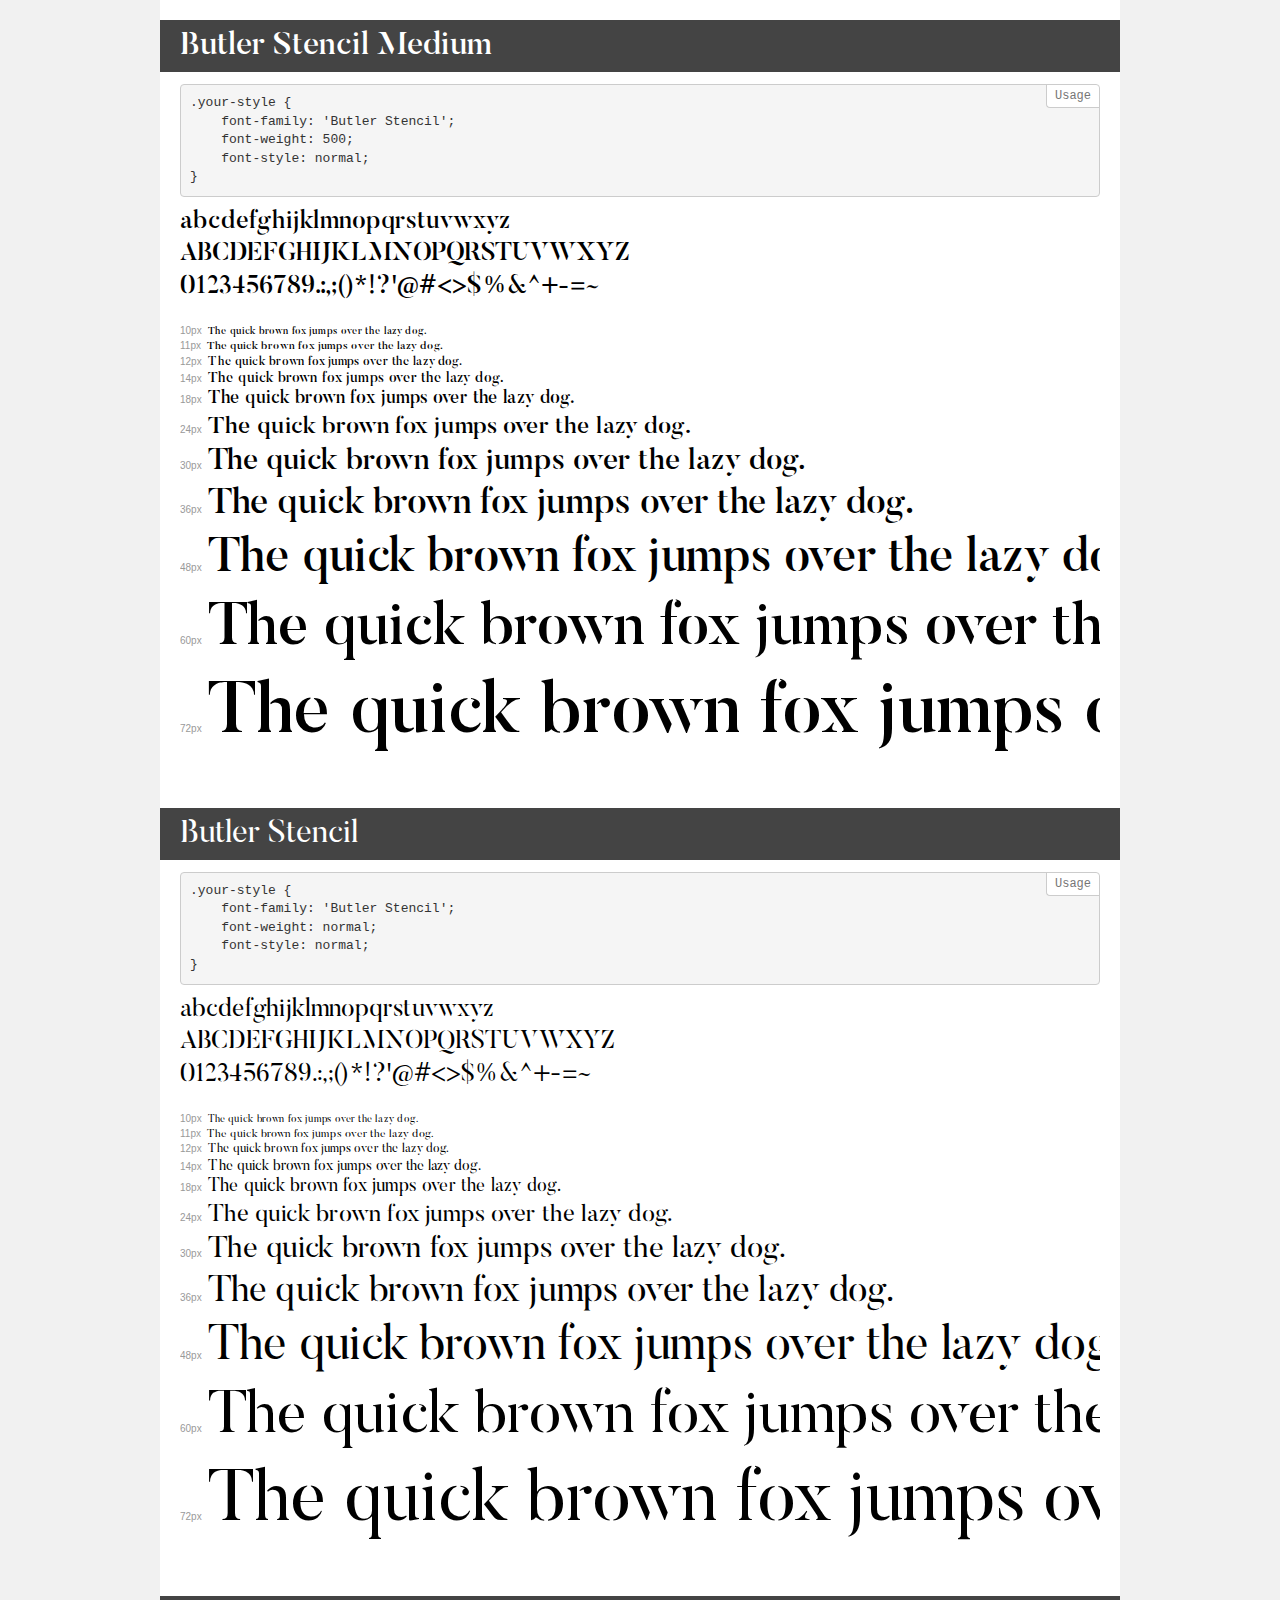
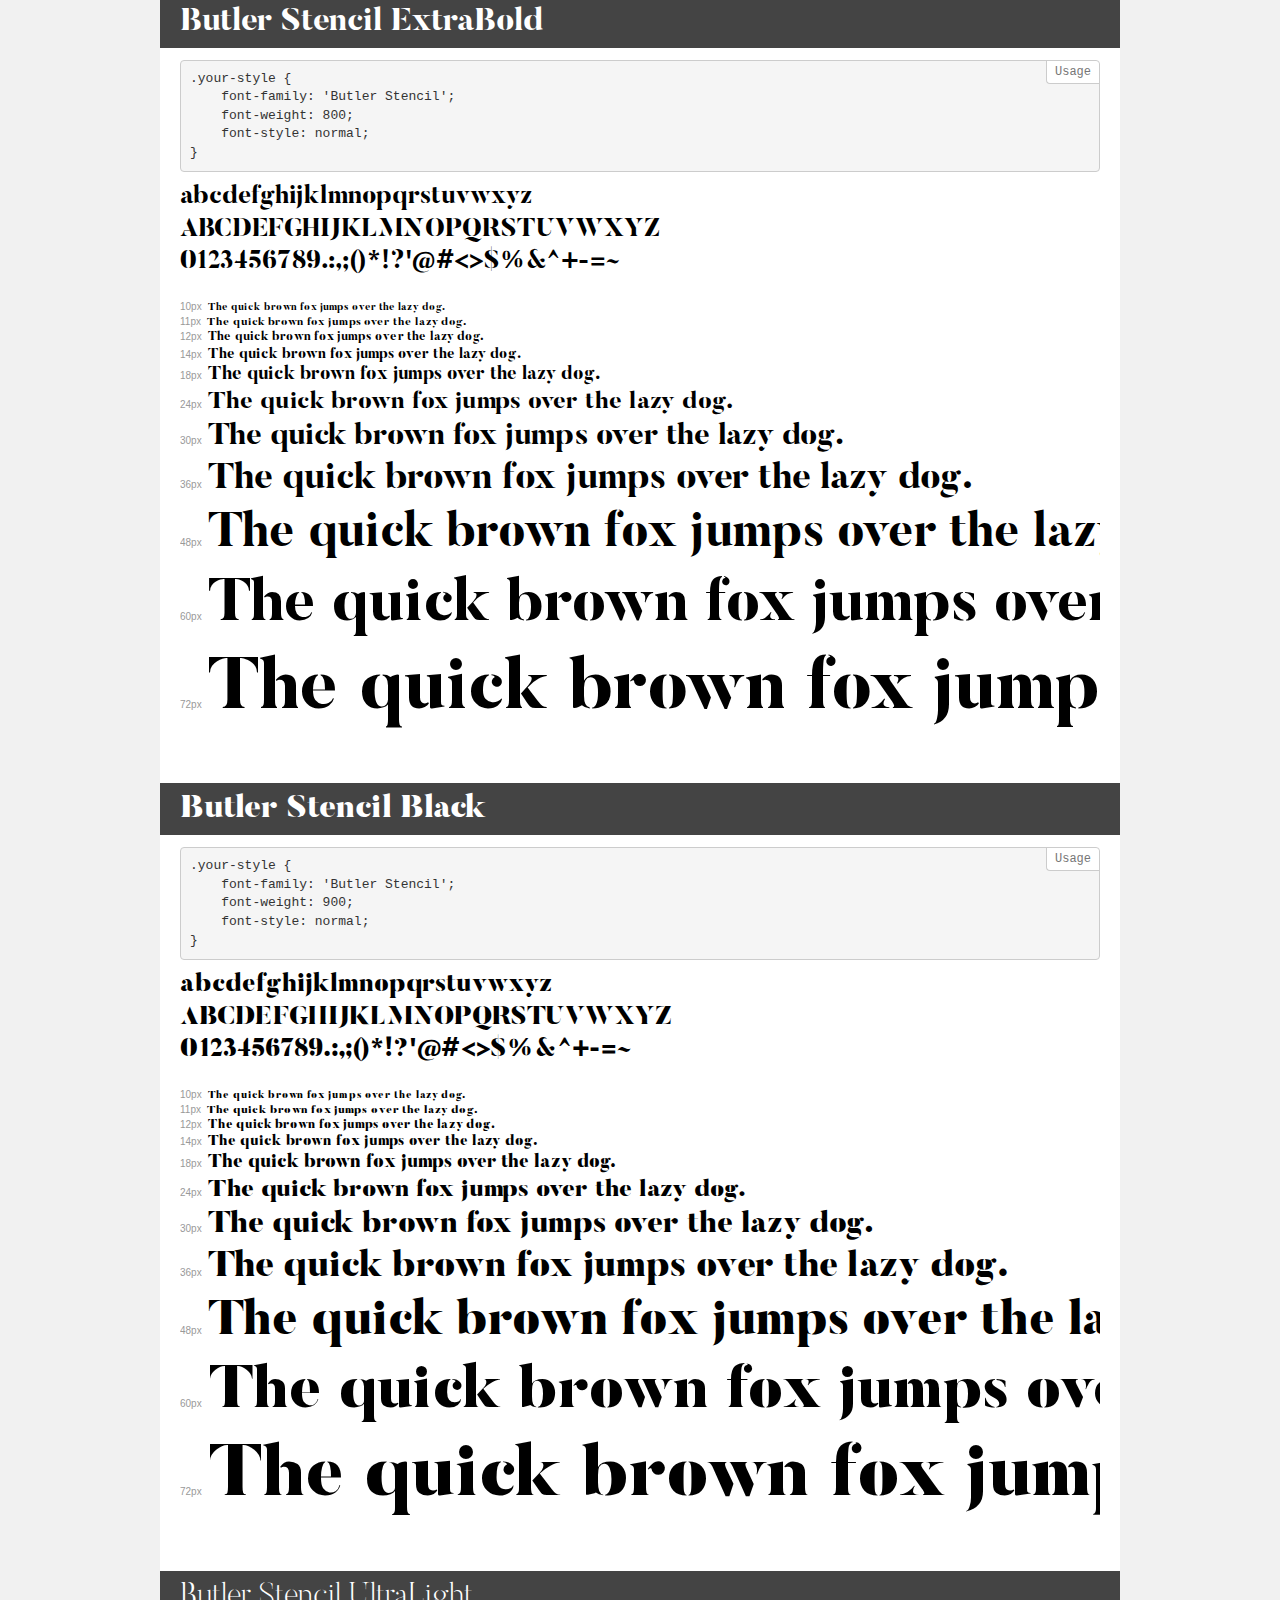
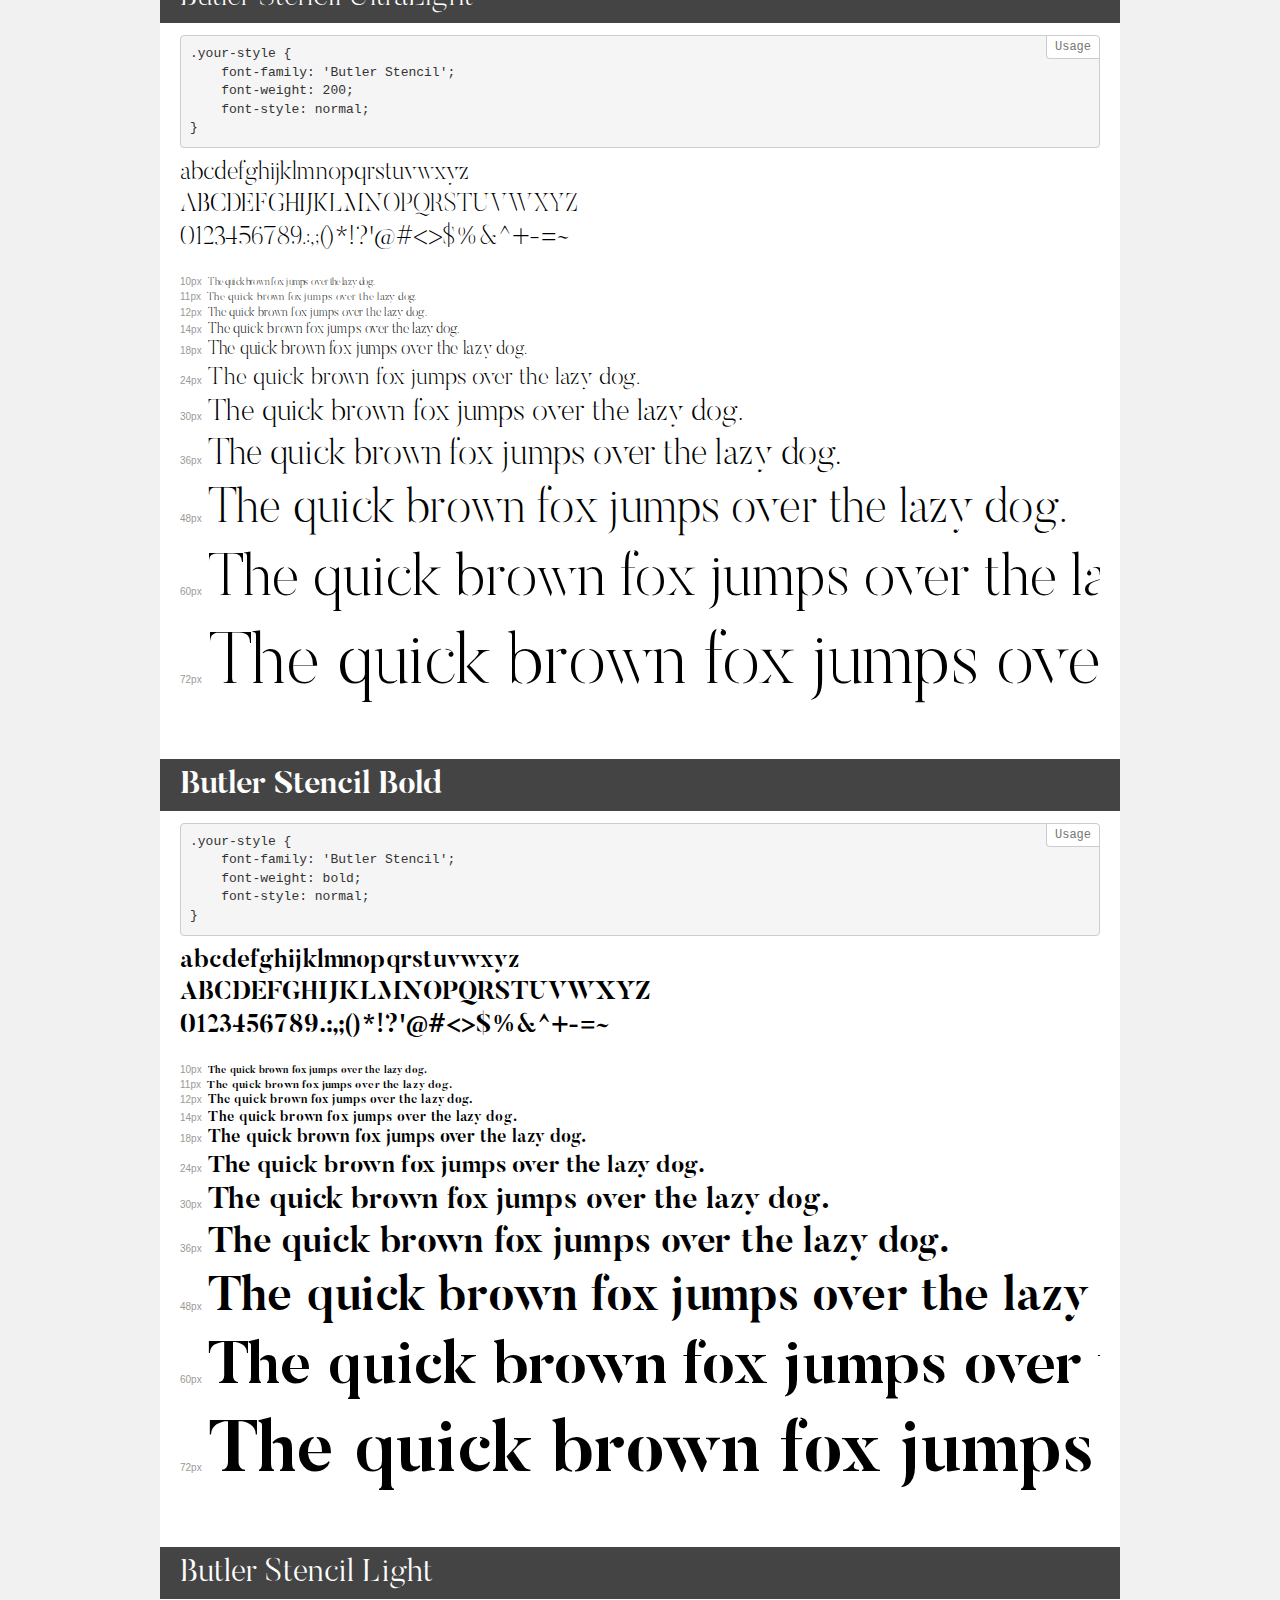
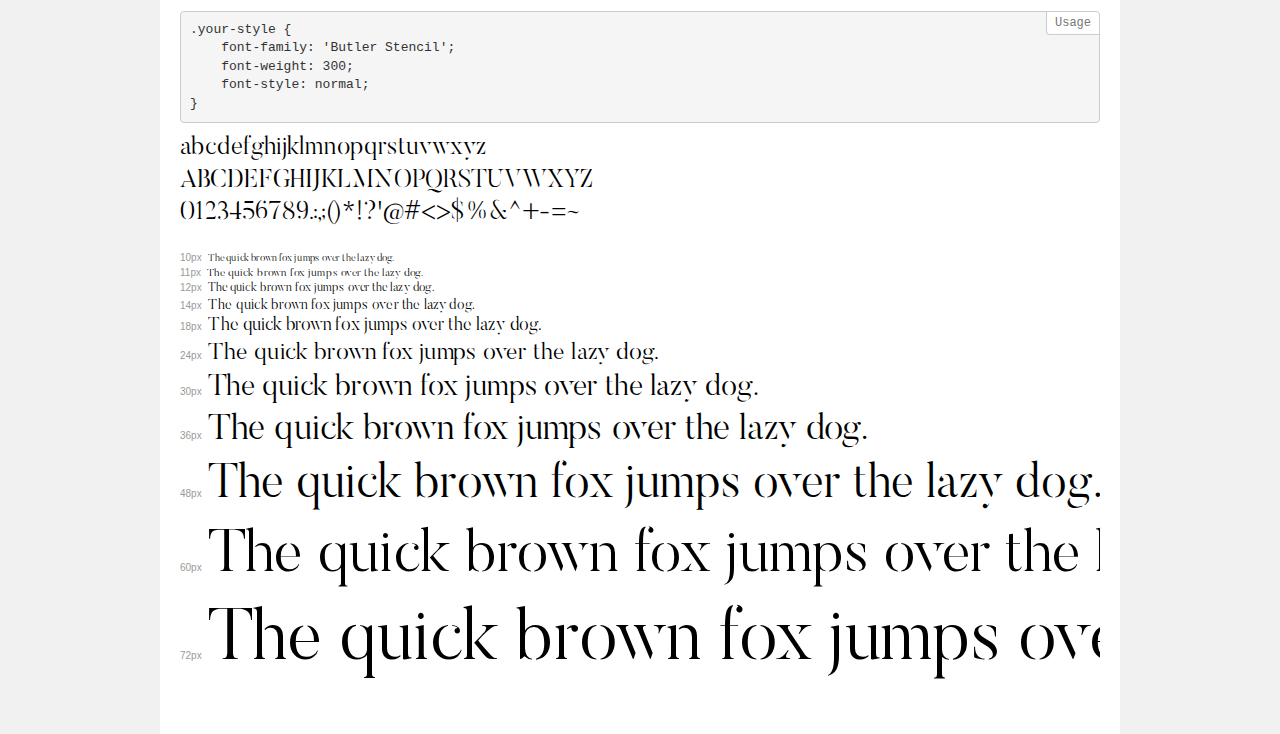
<file: assets/Butler_Stencil_Webfont/demo.html>
<!DOCTYPE html>
<html>
<head>
    <meta charset="utf-8">
    <meta http-equiv="X-UA-Compatible" content="IE=edge">
    <meta name="viewport" content="width=device-width, initial-scale=1">
    <meta name="robots" content="noindex, noarchive">
    <meta name="format-detection" content="telephone=no">
    <title>Transfonter demo</title>
    <link href="stylesheet.css" rel="stylesheet">
    <style>
        /*
        http://meyerweb.com/eric/tools/css/reset/
        v2.0 | 20110126
        License: none (public domain)
        */
        html, body, div, span, applet, object, iframe,
        h1, h2, h3, h4, h5, h6, p, blockquote, pre,
        a, abbr, acronym, address, big, cite, code,
        del, dfn, em, img, ins, kbd, q, s, samp,
        small, strike, strong, sub, sup, tt, var,
        b, u, i, center,
        dl, dt, dd, ol, ul, li,
        fieldset, form, label, legend,
        table, caption, tbody, tfoot, thead, tr, th, td,
        article, aside, canvas, details, embed,
        figure, figcaption, footer, header, hgroup,
        menu, nav, output, ruby, section, summary,
        time, mark, audio, video {
            margin: 0;
            padding: 0;
            border: 0;
            font-size: 100%;
            font: inherit;
            vertical-align: baseline;
        }
        /* HTML5 display-role reset for older browsers */
        article, aside, details, figcaption, figure,
        footer, header, hgroup, menu, nav, section {
            display: block;
        }
        body {
            line-height: 1;
        }
        ol, ul {
            list-style: none;
        }
        blockquote, q {
            quotes: none;
        }
        blockquote:before, blockquote:after,
        q:before, q:after {
            content: '';
            content: none;
        }
        table {
            border-collapse: collapse;
            border-spacing: 0;
        }
        /* common styles */
        body {
            background: #f1f1f1;
            color: #000;
        }
        .page {
            background: #fff;
            width: 920px;
            margin: 0 auto;
            padding: 20px 20px 0 20px;
            overflow: hidden;
        }
        .font-container {
            overflow-x: auto;
            overflow-y: hidden;
            margin-bottom: 40px;
            line-height: 1.3;
            white-space: nowrap;
            padding-bottom: 5px;
        }
        h1 {
            position: relative;
            background: #444;
            font-size: 32px;
            color: #fff;
            padding: 10px 20px;
            margin: 0 -20px 12px -20px;
        }
        .letters {
            font-size: 25px;
            margin-bottom: 20px;
        }
        .s10:before {
            content: '10px';
        }
        .s11:before {
            content: '11px';
        }
        .s12:before {
            content: '12px';
        }
        .s14:before {
            content: '14px';
        }
        .s18:before {
            content: '18px';
        }
        .s24:before {
            content: '24px';
        }
        .s30:before {
            content: '30px';
        }
        .s36:before {
            content: '36px';
        }
        .s48:before {
            content: '48px';
        }
        .s60:before {
            content: '60px';
        }
        .s72:before {
            content: '72px';
        }
        .s10:before, .s11:before, .s12:before, .s14:before,
        .s18:before, .s24:before, .s30:before, .s36:before,
        .s48:before, .s60:before, .s72:before {
            font-family: Arial, sans-serif;
            font-size: 10px;
            font-weight: normal;
            font-style: normal;
            color: #999;
            padding-right: 6px;
        }
        pre {
            display: block;
            position: relative;
            padding: 9px;
            margin: 0 0 10px;
            font-family: Monaco, Menlo, Consolas, "Courier New", monospace !important;
            font-size: 13px;
            line-height: 1.428571429;
            color: #333;
            font-weight: normal !important;
            font-style: normal !important;
            background-color: #f5f5f5;
            border: 1px solid #ccc;
            overflow-x: auto;
            border-radius: 4px;
        }
        pre:after {
            display: block;
            position: absolute;
            right: 0;
            top: 0;
            content: 'Usage';
            line-height: 1;
            padding: 5px 8px;
            font-size: 12px;
            color: #767676;
            background-color: #fff;
            border: 1px solid #ccc;
            border-right: none;
            border-top: none;
            border-radius: 0 4px 0 4px;
            z-index: 10;
        }
        /* responsive */
        @media (max-width: 959px) {
            .page {
                width: auto;
                margin: 0;
            }
        }
    </style>
</head>
<body>
<div class="page">
    <div class="demo" style="font-family: 'Butler Stencil'; font-weight: 500; font-style: normal;">
        <h1>Butler Stencil Medium</h1>
        <pre>.your-style {
    font-family: 'Butler Stencil';
    font-weight: 500;
    font-style: normal;
}</pre>
        <div class="font-container">
            <p class="letters">
                abcdefghijklmnopqrstuvwxyz<br>
ABCDEFGHIJKLMNOPQRSTUVWXYZ<br>
                0123456789.:,;()*!?'@#<>$%&^+-=~
            </p>
            <p class="s10" style="font-size: 10px;">The quick brown fox jumps over the lazy dog.</p>
            <p class="s11" style="font-size: 11px;">The quick brown fox jumps over the lazy dog.</p>
            <p class="s12" style="font-size: 12px;">The quick brown fox jumps over the lazy dog.</p>
            <p class="s14" style="font-size: 14px;">The quick brown fox jumps over the lazy dog.</p>
            <p class="s18" style="font-size: 18px;">The quick brown fox jumps over the lazy dog.</p>
            <p class="s24" style="font-size: 24px;">The quick brown fox jumps over the lazy dog.</p>
            <p class="s30" style="font-size: 30px;">The quick brown fox jumps over the lazy dog.</p>
            <p class="s36" style="font-size: 36px;">The quick brown fox jumps over the lazy dog.</p>
            <p class="s48" style="font-size: 48px;">The quick brown fox jumps over the lazy dog.</p>
            <p class="s60" style="font-size: 60px;">The quick brown fox jumps over the lazy dog.</p>
            <p class="s72" style="font-size: 72px;">The quick brown fox jumps over the lazy dog.</p>
        </div>
    </div>
    <div class="demo" style="font-family: 'Butler Stencil'; font-weight: normal; font-style: normal;">
        <h1>Butler Stencil</h1>
        <pre>.your-style {
    font-family: 'Butler Stencil';
    font-weight: normal;
    font-style: normal;
}</pre>
        <div class="font-container">
            <p class="letters">
                abcdefghijklmnopqrstuvwxyz<br>
ABCDEFGHIJKLMNOPQRSTUVWXYZ<br>
                0123456789.:,;()*!?'@#<>$%&^+-=~
            </p>
            <p class="s10" style="font-size: 10px;">The quick brown fox jumps over the lazy dog.</p>
            <p class="s11" style="font-size: 11px;">The quick brown fox jumps over the lazy dog.</p>
            <p class="s12" style="font-size: 12px;">The quick brown fox jumps over the lazy dog.</p>
            <p class="s14" style="font-size: 14px;">The quick brown fox jumps over the lazy dog.</p>
            <p class="s18" style="font-size: 18px;">The quick brown fox jumps over the lazy dog.</p>
            <p class="s24" style="font-size: 24px;">The quick brown fox jumps over the lazy dog.</p>
            <p class="s30" style="font-size: 30px;">The quick brown fox jumps over the lazy dog.</p>
            <p class="s36" style="font-size: 36px;">The quick brown fox jumps over the lazy dog.</p>
            <p class="s48" style="font-size: 48px;">The quick brown fox jumps over the lazy dog.</p>
            <p class="s60" style="font-size: 60px;">The quick brown fox jumps over the lazy dog.</p>
            <p class="s72" style="font-size: 72px;">The quick brown fox jumps over the lazy dog.</p>
        </div>
    </div>
    <div class="demo" style="font-family: 'Butler Stencil'; font-weight: 800; font-style: normal;">
        <h1>Butler Stencil ExtraBold</h1>
        <pre>.your-style {
    font-family: 'Butler Stencil';
    font-weight: 800;
    font-style: normal;
}</pre>
        <div class="font-container">
            <p class="letters">
                abcdefghijklmnopqrstuvwxyz<br>
ABCDEFGHIJKLMNOPQRSTUVWXYZ<br>
                0123456789.:,;()*!?'@#<>$%&^+-=~
            </p>
            <p class="s10" style="font-size: 10px;">The quick brown fox jumps over the lazy dog.</p>
            <p class="s11" style="font-size: 11px;">The quick brown fox jumps over the lazy dog.</p>
            <p class="s12" style="font-size: 12px;">The quick brown fox jumps over the lazy dog.</p>
            <p class="s14" style="font-size: 14px;">The quick brown fox jumps over the lazy dog.</p>
            <p class="s18" style="font-size: 18px;">The quick brown fox jumps over the lazy dog.</p>
            <p class="s24" style="font-size: 24px;">The quick brown fox jumps over the lazy dog.</p>
            <p class="s30" style="font-size: 30px;">The quick brown fox jumps over the lazy dog.</p>
            <p class="s36" style="font-size: 36px;">The quick brown fox jumps over the lazy dog.</p>
            <p class="s48" style="font-size: 48px;">The quick brown fox jumps over the lazy dog.</p>
            <p class="s60" style="font-size: 60px;">The quick brown fox jumps over the lazy dog.</p>
            <p class="s72" style="font-size: 72px;">The quick brown fox jumps over the lazy dog.</p>
        </div>
    </div>
    <div class="demo" style="font-family: 'Butler Stencil'; font-weight: 900; font-style: normal;">
        <h1>Butler Stencil Black</h1>
        <pre>.your-style {
    font-family: 'Butler Stencil';
    font-weight: 900;
    font-style: normal;
}</pre>
        <div class="font-container">
            <p class="letters">
                abcdefghijklmnopqrstuvwxyz<br>
ABCDEFGHIJKLMNOPQRSTUVWXYZ<br>
                0123456789.:,;()*!?'@#<>$%&^+-=~
            </p>
            <p class="s10" style="font-size: 10px;">The quick brown fox jumps over the lazy dog.</p>
            <p class="s11" style="font-size: 11px;">The quick brown fox jumps over the lazy dog.</p>
            <p class="s12" style="font-size: 12px;">The quick brown fox jumps over the lazy dog.</p>
            <p class="s14" style="font-size: 14px;">The quick brown fox jumps over the lazy dog.</p>
            <p class="s18" style="font-size: 18px;">The quick brown fox jumps over the lazy dog.</p>
            <p class="s24" style="font-size: 24px;">The quick brown fox jumps over the lazy dog.</p>
            <p class="s30" style="font-size: 30px;">The quick brown fox jumps over the lazy dog.</p>
            <p class="s36" style="font-size: 36px;">The quick brown fox jumps over the lazy dog.</p>
            <p class="s48" style="font-size: 48px;">The quick brown fox jumps over the lazy dog.</p>
            <p class="s60" style="font-size: 60px;">The quick brown fox jumps over the lazy dog.</p>
            <p class="s72" style="font-size: 72px;">The quick brown fox jumps over the lazy dog.</p>
        </div>
    </div>
    <div class="demo" style="font-family: 'Butler Stencil'; font-weight: 200; font-style: normal;">
        <h1>Butler Stencil UltraLight</h1>
        <pre>.your-style {
    font-family: 'Butler Stencil';
    font-weight: 200;
    font-style: normal;
}</pre>
        <div class="font-container">
            <p class="letters">
                abcdefghijklmnopqrstuvwxyz<br>
ABCDEFGHIJKLMNOPQRSTUVWXYZ<br>
                0123456789.:,;()*!?'@#<>$%&^+-=~
            </p>
            <p class="s10" style="font-size: 10px;">The quick brown fox jumps over the lazy dog.</p>
            <p class="s11" style="font-size: 11px;">The quick brown fox jumps over the lazy dog.</p>
            <p class="s12" style="font-size: 12px;">The quick brown fox jumps over the lazy dog.</p>
            <p class="s14" style="font-size: 14px;">The quick brown fox jumps over the lazy dog.</p>
            <p class="s18" style="font-size: 18px;">The quick brown fox jumps over the lazy dog.</p>
            <p class="s24" style="font-size: 24px;">The quick brown fox jumps over the lazy dog.</p>
            <p class="s30" style="font-size: 30px;">The quick brown fox jumps over the lazy dog.</p>
            <p class="s36" style="font-size: 36px;">The quick brown fox jumps over the lazy dog.</p>
            <p class="s48" style="font-size: 48px;">The quick brown fox jumps over the lazy dog.</p>
            <p class="s60" style="font-size: 60px;">The quick brown fox jumps over the lazy dog.</p>
            <p class="s72" style="font-size: 72px;">The quick brown fox jumps over the lazy dog.</p>
        </div>
    </div>
    <div class="demo" style="font-family: 'Butler Stencil'; font-weight: bold; font-style: normal;">
        <h1>Butler Stencil Bold</h1>
        <pre>.your-style {
    font-family: 'Butler Stencil';
    font-weight: bold;
    font-style: normal;
}</pre>
        <div class="font-container">
            <p class="letters">
                abcdefghijklmnopqrstuvwxyz<br>
ABCDEFGHIJKLMNOPQRSTUVWXYZ<br>
                0123456789.:,;()*!?'@#<>$%&^+-=~
            </p>
            <p class="s10" style="font-size: 10px;">The quick brown fox jumps over the lazy dog.</p>
            <p class="s11" style="font-size: 11px;">The quick brown fox jumps over the lazy dog.</p>
            <p class="s12" style="font-size: 12px;">The quick brown fox jumps over the lazy dog.</p>
            <p class="s14" style="font-size: 14px;">The quick brown fox jumps over the lazy dog.</p>
            <p class="s18" style="font-size: 18px;">The quick brown fox jumps over the lazy dog.</p>
            <p class="s24" style="font-size: 24px;">The quick brown fox jumps over the lazy dog.</p>
            <p class="s30" style="font-size: 30px;">The quick brown fox jumps over the lazy dog.</p>
            <p class="s36" style="font-size: 36px;">The quick brown fox jumps over the lazy dog.</p>
            <p class="s48" style="font-size: 48px;">The quick brown fox jumps over the lazy dog.</p>
            <p class="s60" style="font-size: 60px;">The quick brown fox jumps over the lazy dog.</p>
            <p class="s72" style="font-size: 72px;">The quick brown fox jumps over the lazy dog.</p>
        </div>
    </div>
    <div class="demo" style="font-family: 'Butler Stencil'; font-weight: 300; font-style: normal;">
        <h1>Butler Stencil Light</h1>
        <pre>.your-style {
    font-family: 'Butler Stencil';
    font-weight: 300;
    font-style: normal;
}</pre>
        <div class="font-container">
            <p class="letters">
                abcdefghijklmnopqrstuvwxyz<br>
ABCDEFGHIJKLMNOPQRSTUVWXYZ<br>
                0123456789.:,;()*!?'@#<>$%&^+-=~
            </p>
            <p class="s10" style="font-size: 10px;">The quick brown fox jumps over the lazy dog.</p>
            <p class="s11" style="font-size: 11px;">The quick brown fox jumps over the lazy dog.</p>
            <p class="s12" style="font-size: 12px;">The quick brown fox jumps over the lazy dog.</p>
            <p class="s14" style="font-size: 14px;">The quick brown fox jumps over the lazy dog.</p>
            <p class="s18" style="font-size: 18px;">The quick brown fox jumps over the lazy dog.</p>
            <p class="s24" style="font-size: 24px;">The quick brown fox jumps over the lazy dog.</p>
            <p class="s30" style="font-size: 30px;">The quick brown fox jumps over the lazy dog.</p>
            <p class="s36" style="font-size: 36px;">The quick brown fox jumps over the lazy dog.</p>
            <p class="s48" style="font-size: 48px;">The quick brown fox jumps over the lazy dog.</p>
            <p class="s60" style="font-size: 60px;">The quick brown fox jumps over the lazy dog.</p>
            <p class="s72" style="font-size: 72px;">The quick brown fox jumps over the lazy dog.</p>
        </div>
    </div>
</div>
</body>
</html>
</file>
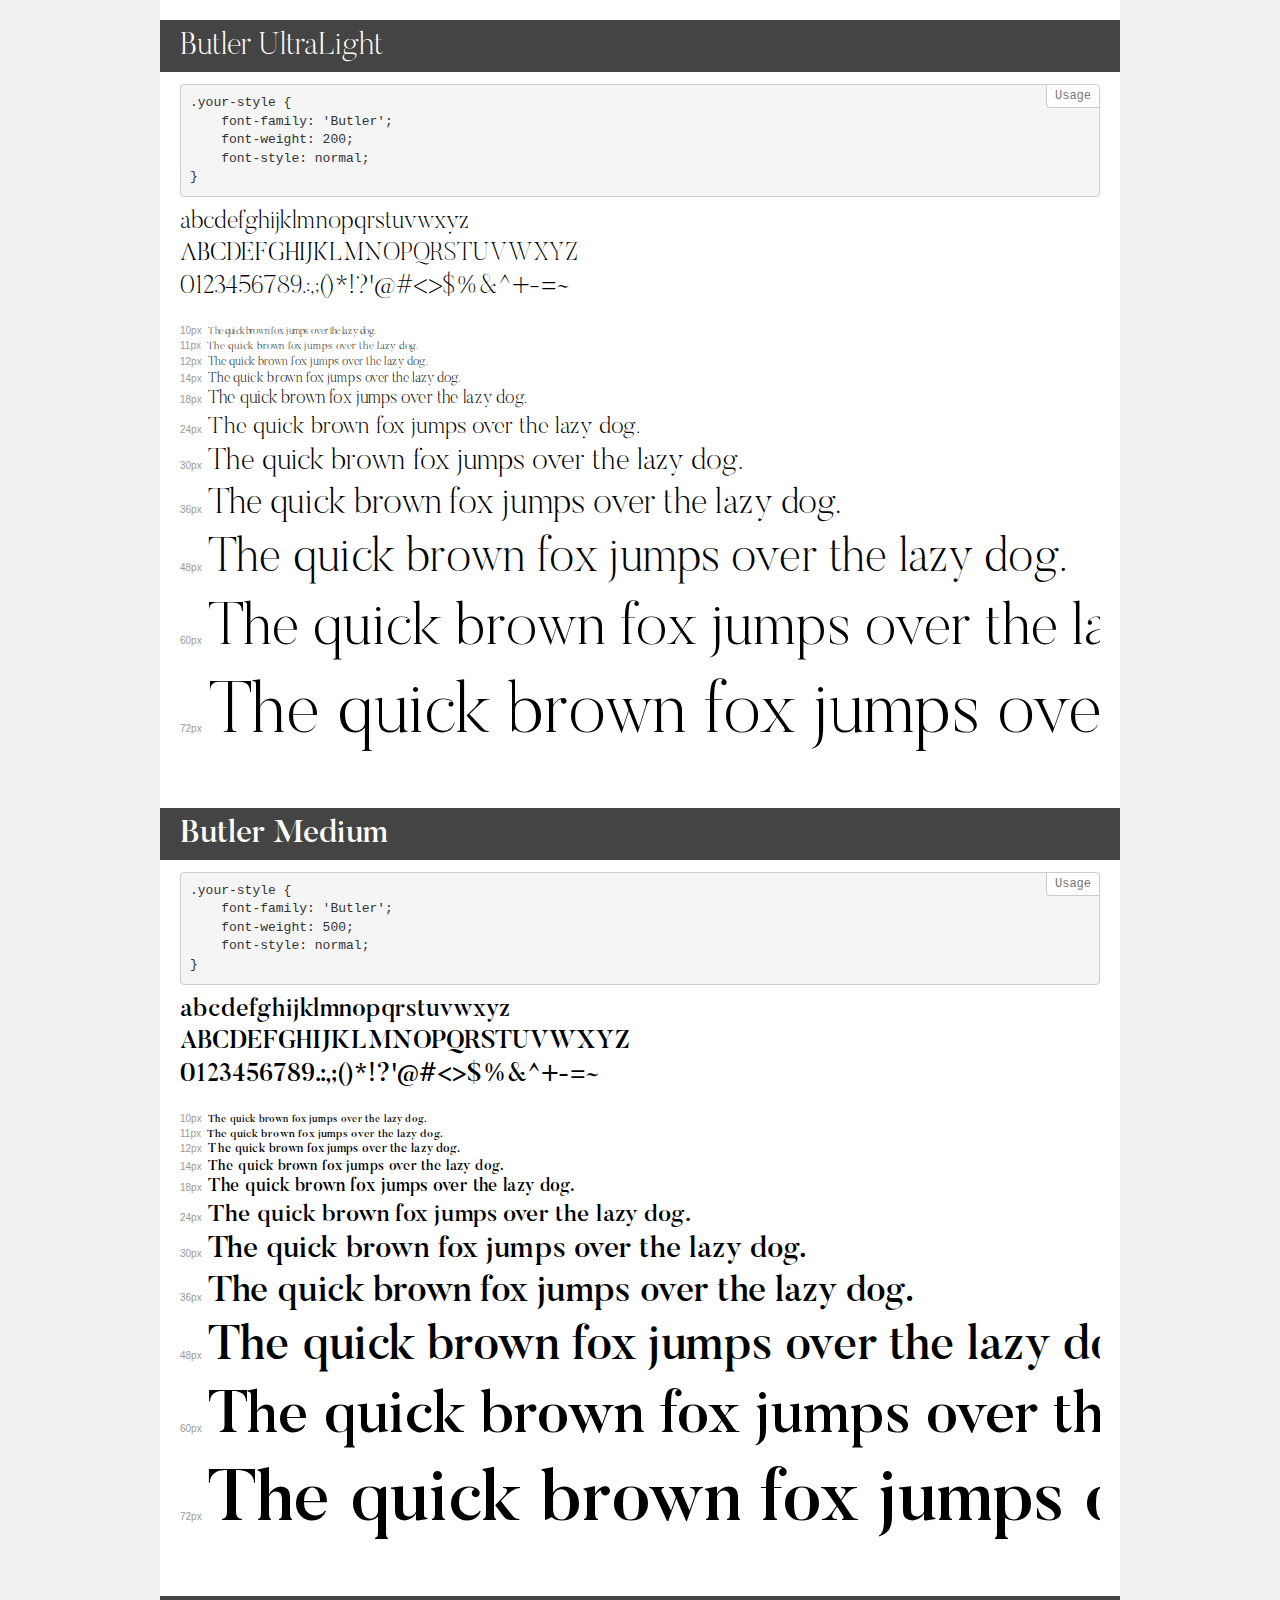
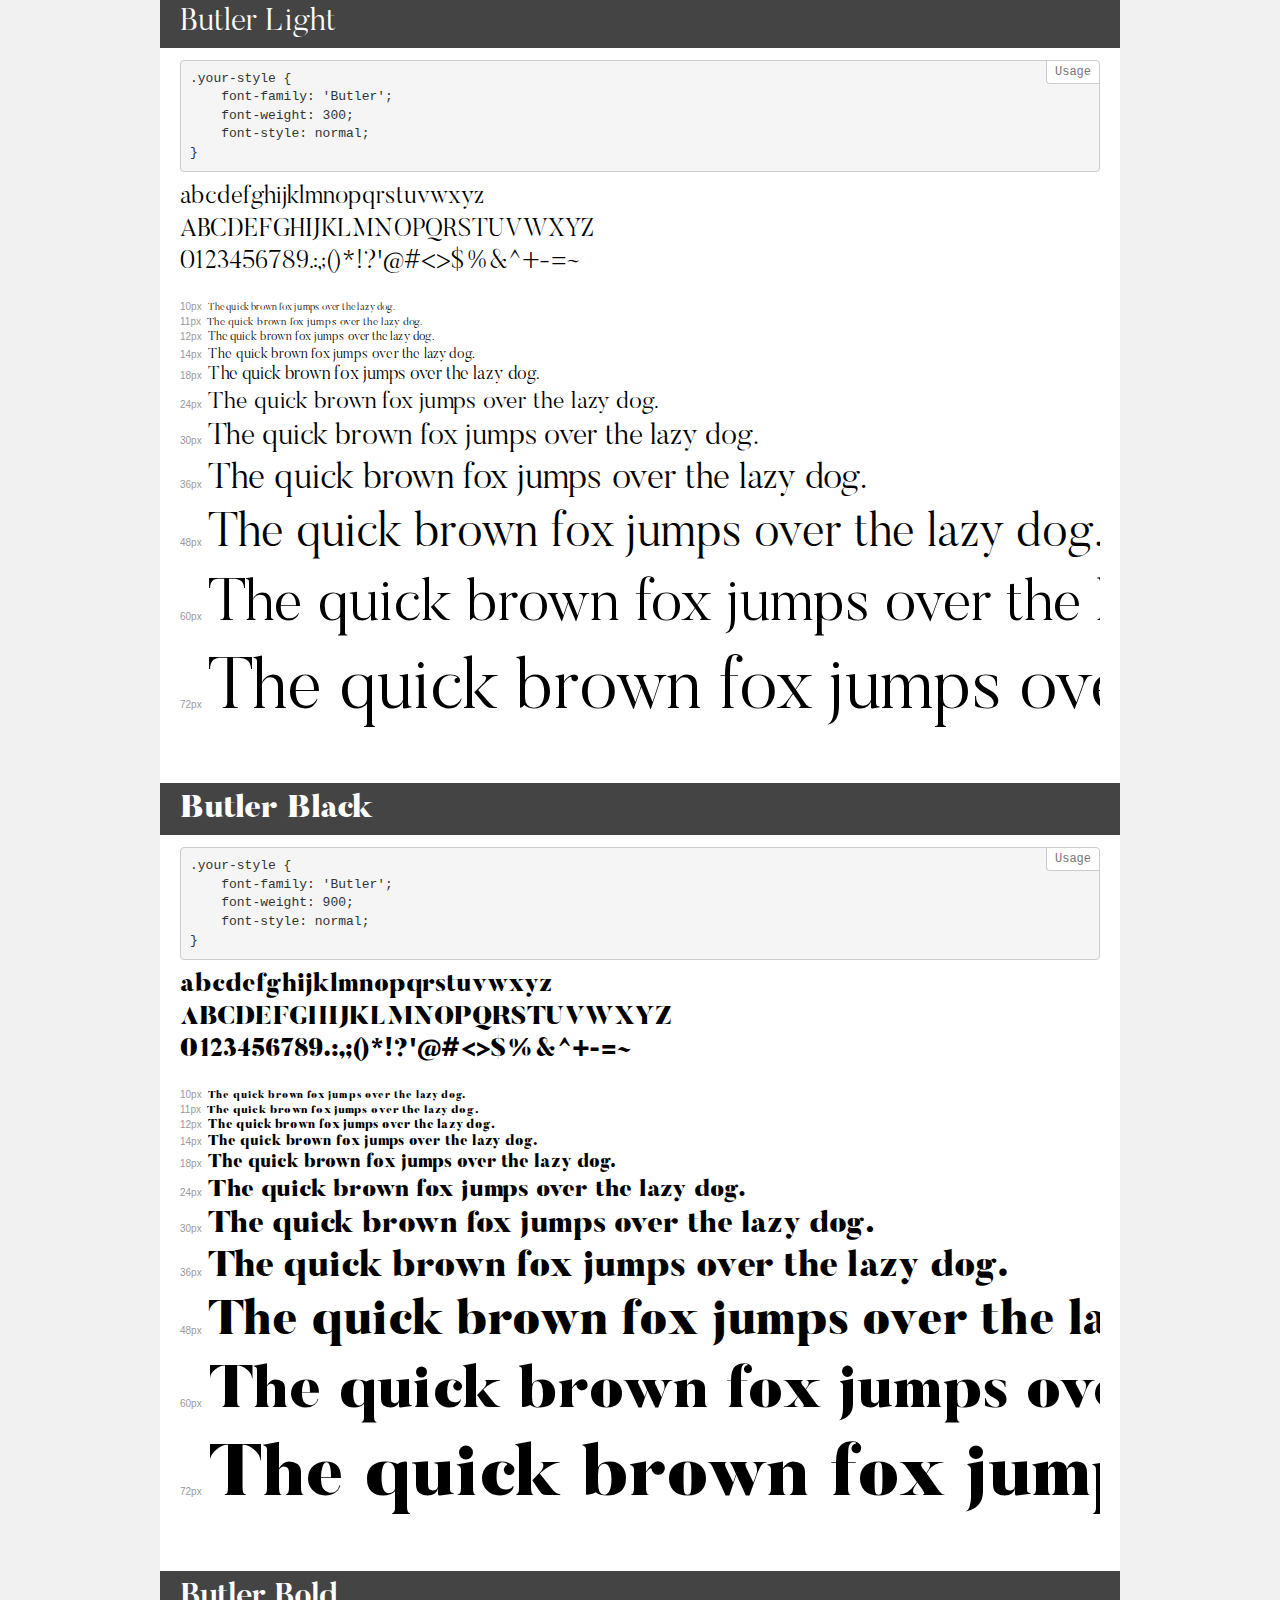
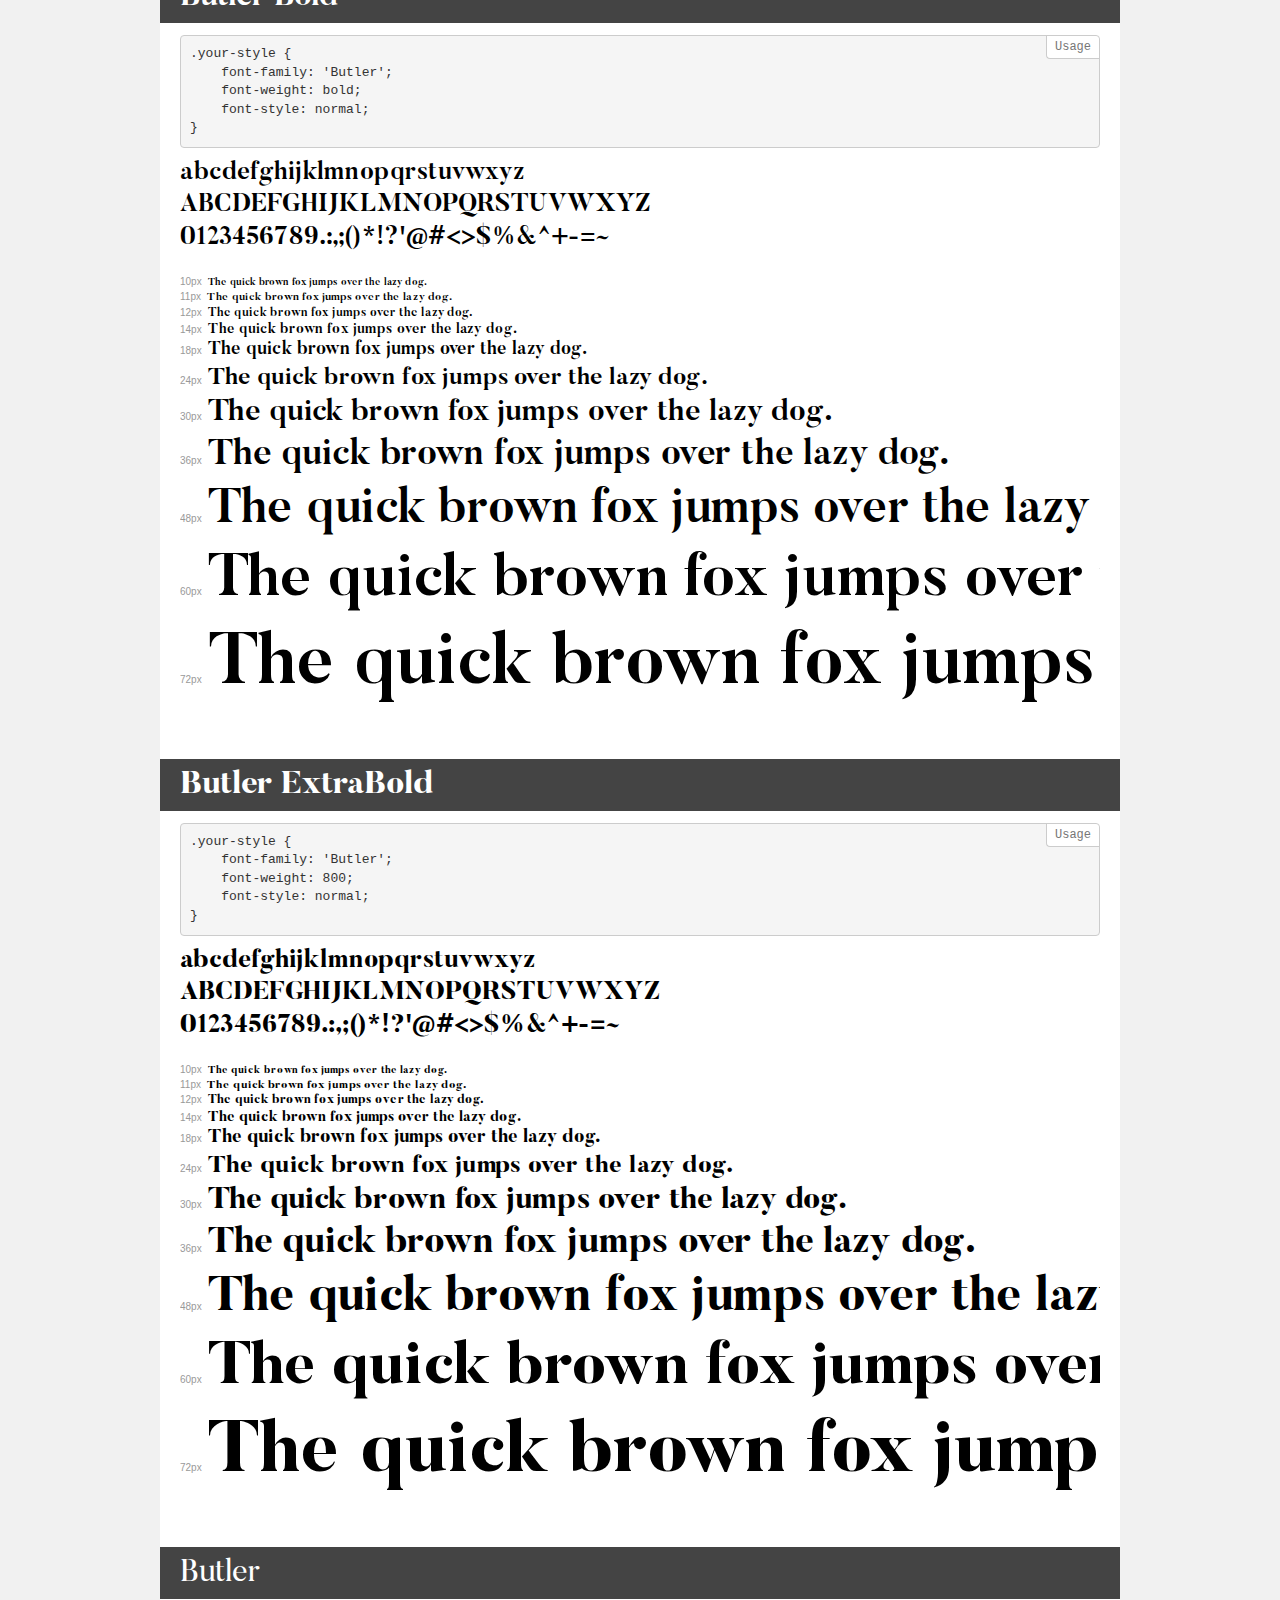
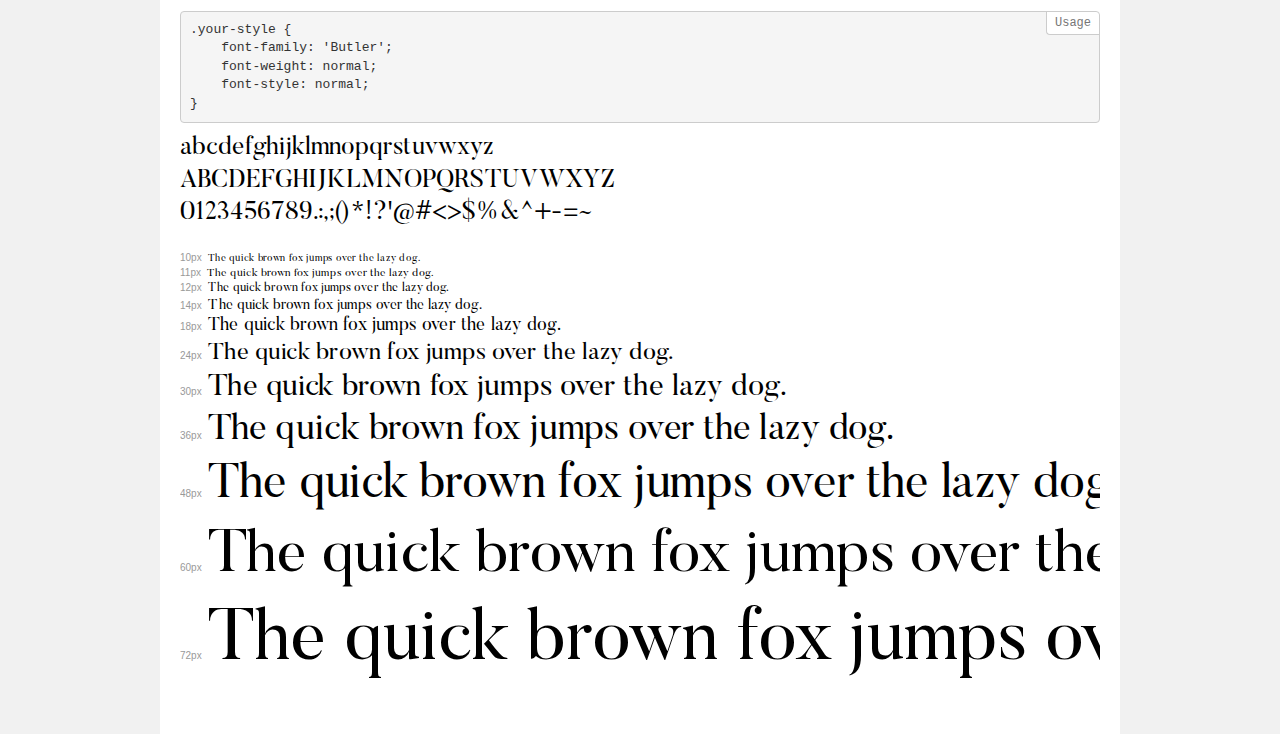
<file: assets/Butler_Webfont/demo.html>
<!DOCTYPE html>
<html>
<head>
    <meta charset="utf-8">
    <meta http-equiv="X-UA-Compatible" content="IE=edge">
    <meta name="viewport" content="width=device-width, initial-scale=1">
    <meta name="robots" content="noindex, noarchive">
    <meta name="format-detection" content="telephone=no">
    <title>Transfonter demo</title>
    <link href="stylesheet.css" rel="stylesheet">
    <style>
        /*
        http://meyerweb.com/eric/tools/css/reset/
        v2.0 | 20110126
        License: none (public domain)
        */
        html, body, div, span, applet, object, iframe,
        h1, h2, h3, h4, h5, h6, p, blockquote, pre,
        a, abbr, acronym, address, big, cite, code,
        del, dfn, em, img, ins, kbd, q, s, samp,
        small, strike, strong, sub, sup, tt, var,
        b, u, i, center,
        dl, dt, dd, ol, ul, li,
        fieldset, form, label, legend,
        table, caption, tbody, tfoot, thead, tr, th, td,
        article, aside, canvas, details, embed,
        figure, figcaption, footer, header, hgroup,
        menu, nav, output, ruby, section, summary,
        time, mark, audio, video {
            margin: 0;
            padding: 0;
            border: 0;
            font-size: 100%;
            font: inherit;
            vertical-align: baseline;
        }
        /* HTML5 display-role reset for older browsers */
        article, aside, details, figcaption, figure,
        footer, header, hgroup, menu, nav, section {
            display: block;
        }
        body {
            line-height: 1;
        }
        ol, ul {
            list-style: none;
        }
        blockquote, q {
            quotes: none;
        }
        blockquote:before, blockquote:after,
        q:before, q:after {
            content: '';
            content: none;
        }
        table {
            border-collapse: collapse;
            border-spacing: 0;
        }
        /* common styles */
        body {
            background: #f1f1f1;
            color: #000;
        }
        .page {
            background: #fff;
            width: 920px;
            margin: 0 auto;
            padding: 20px 20px 0 20px;
            overflow: hidden;
        }
        .font-container {
            overflow-x: auto;
            overflow-y: hidden;
            margin-bottom: 40px;
            line-height: 1.3;
            white-space: nowrap;
            padding-bottom: 5px;
        }
        h1 {
            position: relative;
            background: #444;
            font-size: 32px;
            color: #fff;
            padding: 10px 20px;
            margin: 0 -20px 12px -20px;
        }
        .letters {
            font-size: 25px;
            margin-bottom: 20px;
        }
        .s10:before {
            content: '10px';
        }
        .s11:before {
            content: '11px';
        }
        .s12:before {
            content: '12px';
        }
        .s14:before {
            content: '14px';
        }
        .s18:before {
            content: '18px';
        }
        .s24:before {
            content: '24px';
        }
        .s30:before {
            content: '30px';
        }
        .s36:before {
            content: '36px';
        }
        .s48:before {
            content: '48px';
        }
        .s60:before {
            content: '60px';
        }
        .s72:before {
            content: '72px';
        }
        .s10:before, .s11:before, .s12:before, .s14:before,
        .s18:before, .s24:before, .s30:before, .s36:before,
        .s48:before, .s60:before, .s72:before {
            font-family: Arial, sans-serif;
            font-size: 10px;
            font-weight: normal;
            font-style: normal;
            color: #999;
            padding-right: 6px;
        }
        pre {
            display: block;
            position: relative;
            padding: 9px;
            margin: 0 0 10px;
            font-family: Monaco, Menlo, Consolas, "Courier New", monospace !important;
            font-size: 13px;
            line-height: 1.428571429;
            color: #333;
            font-weight: normal !important;
            font-style: normal !important;
            background-color: #f5f5f5;
            border: 1px solid #ccc;
            overflow-x: auto;
            border-radius: 4px;
        }
        pre:after {
            display: block;
            position: absolute;
            right: 0;
            top: 0;
            content: 'Usage';
            line-height: 1;
            padding: 5px 8px;
            font-size: 12px;
            color: #767676;
            background-color: #fff;
            border: 1px solid #ccc;
            border-right: none;
            border-top: none;
            border-radius: 0 4px 0 4px;
            z-index: 10;
        }
        /* responsive */
        @media (max-width: 959px) {
            .page {
                width: auto;
                margin: 0;
            }
        }
    </style>
</head>
<body>
<div class="page">
    <div class="demo" style="font-family: 'Butler'; font-weight: 200; font-style: normal;">
        <h1>Butler UltraLight</h1>
        <pre>.your-style {
    font-family: 'Butler';
    font-weight: 200;
    font-style: normal;
}</pre>
        <div class="font-container">
            <p class="letters">
                abcdefghijklmnopqrstuvwxyz<br>
ABCDEFGHIJKLMNOPQRSTUVWXYZ<br>
                0123456789.:,;()*!?'@#<>$%&^+-=~
            </p>
            <p class="s10" style="font-size: 10px;">The quick brown fox jumps over the lazy dog.</p>
            <p class="s11" style="font-size: 11px;">The quick brown fox jumps over the lazy dog.</p>
            <p class="s12" style="font-size: 12px;">The quick brown fox jumps over the lazy dog.</p>
            <p class="s14" style="font-size: 14px;">The quick brown fox jumps over the lazy dog.</p>
            <p class="s18" style="font-size: 18px;">The quick brown fox jumps over the lazy dog.</p>
            <p class="s24" style="font-size: 24px;">The quick brown fox jumps over the lazy dog.</p>
            <p class="s30" style="font-size: 30px;">The quick brown fox jumps over the lazy dog.</p>
            <p class="s36" style="font-size: 36px;">The quick brown fox jumps over the lazy dog.</p>
            <p class="s48" style="font-size: 48px;">The quick brown fox jumps over the lazy dog.</p>
            <p class="s60" style="font-size: 60px;">The quick brown fox jumps over the lazy dog.</p>
            <p class="s72" style="font-size: 72px;">The quick brown fox jumps over the lazy dog.</p>
        </div>
    </div>
    <div class="demo" style="font-family: 'Butler'; font-weight: 500; font-style: normal;">
        <h1>Butler Medium</h1>
        <pre>.your-style {
    font-family: 'Butler';
    font-weight: 500;
    font-style: normal;
}</pre>
        <div class="font-container">
            <p class="letters">
                abcdefghijklmnopqrstuvwxyz<br>
ABCDEFGHIJKLMNOPQRSTUVWXYZ<br>
                0123456789.:,;()*!?'@#<>$%&^+-=~
            </p>
            <p class="s10" style="font-size: 10px;">The quick brown fox jumps over the lazy dog.</p>
            <p class="s11" style="font-size: 11px;">The quick brown fox jumps over the lazy dog.</p>
            <p class="s12" style="font-size: 12px;">The quick brown fox jumps over the lazy dog.</p>
            <p class="s14" style="font-size: 14px;">The quick brown fox jumps over the lazy dog.</p>
            <p class="s18" style="font-size: 18px;">The quick brown fox jumps over the lazy dog.</p>
            <p class="s24" style="font-size: 24px;">The quick brown fox jumps over the lazy dog.</p>
            <p class="s30" style="font-size: 30px;">The quick brown fox jumps over the lazy dog.</p>
            <p class="s36" style="font-size: 36px;">The quick brown fox jumps over the lazy dog.</p>
            <p class="s48" style="font-size: 48px;">The quick brown fox jumps over the lazy dog.</p>
            <p class="s60" style="font-size: 60px;">The quick brown fox jumps over the lazy dog.</p>
            <p class="s72" style="font-size: 72px;">The quick brown fox jumps over the lazy dog.</p>
        </div>
    </div>
    <div class="demo" style="font-family: 'Butler'; font-weight: 300; font-style: normal;">
        <h1>Butler Light</h1>
        <pre>.your-style {
    font-family: 'Butler';
    font-weight: 300;
    font-style: normal;
}</pre>
        <div class="font-container">
            <p class="letters">
                abcdefghijklmnopqrstuvwxyz<br>
ABCDEFGHIJKLMNOPQRSTUVWXYZ<br>
                0123456789.:,;()*!?'@#<>$%&^+-=~
            </p>
            <p class="s10" style="font-size: 10px;">The quick brown fox jumps over the lazy dog.</p>
            <p class="s11" style="font-size: 11px;">The quick brown fox jumps over the lazy dog.</p>
            <p class="s12" style="font-size: 12px;">The quick brown fox jumps over the lazy dog.</p>
            <p class="s14" style="font-size: 14px;">The quick brown fox jumps over the lazy dog.</p>
            <p class="s18" style="font-size: 18px;">The quick brown fox jumps over the lazy dog.</p>
            <p class="s24" style="font-size: 24px;">The quick brown fox jumps over the lazy dog.</p>
            <p class="s30" style="font-size: 30px;">The quick brown fox jumps over the lazy dog.</p>
            <p class="s36" style="font-size: 36px;">The quick brown fox jumps over the lazy dog.</p>
            <p class="s48" style="font-size: 48px;">The quick brown fox jumps over the lazy dog.</p>
            <p class="s60" style="font-size: 60px;">The quick brown fox jumps over the lazy dog.</p>
            <p class="s72" style="font-size: 72px;">The quick brown fox jumps over the lazy dog.</p>
        </div>
    </div>
    <div class="demo" style="font-family: 'Butler'; font-weight: 900; font-style: normal;">
        <h1>Butler Black</h1>
        <pre>.your-style {
    font-family: 'Butler';
    font-weight: 900;
    font-style: normal;
}</pre>
        <div class="font-container">
            <p class="letters">
                abcdefghijklmnopqrstuvwxyz<br>
ABCDEFGHIJKLMNOPQRSTUVWXYZ<br>
                0123456789.:,;()*!?'@#<>$%&^+-=~
            </p>
            <p class="s10" style="font-size: 10px;">The quick brown fox jumps over the lazy dog.</p>
            <p class="s11" style="font-size: 11px;">The quick brown fox jumps over the lazy dog.</p>
            <p class="s12" style="font-size: 12px;">The quick brown fox jumps over the lazy dog.</p>
            <p class="s14" style="font-size: 14px;">The quick brown fox jumps over the lazy dog.</p>
            <p class="s18" style="font-size: 18px;">The quick brown fox jumps over the lazy dog.</p>
            <p class="s24" style="font-size: 24px;">The quick brown fox jumps over the lazy dog.</p>
            <p class="s30" style="font-size: 30px;">The quick brown fox jumps over the lazy dog.</p>
            <p class="s36" style="font-size: 36px;">The quick brown fox jumps over the lazy dog.</p>
            <p class="s48" style="font-size: 48px;">The quick brown fox jumps over the lazy dog.</p>
            <p class="s60" style="font-size: 60px;">The quick brown fox jumps over the lazy dog.</p>
            <p class="s72" style="font-size: 72px;">The quick brown fox jumps over the lazy dog.</p>
        </div>
    </div>
    <div class="demo" style="font-family: 'Butler'; font-weight: bold; font-style: normal;">
        <h1>Butler Bold</h1>
        <pre>.your-style {
    font-family: 'Butler';
    font-weight: bold;
    font-style: normal;
}</pre>
        <div class="font-container">
            <p class="letters">
                abcdefghijklmnopqrstuvwxyz<br>
ABCDEFGHIJKLMNOPQRSTUVWXYZ<br>
                0123456789.:,;()*!?'@#<>$%&^+-=~
            </p>
            <p class="s10" style="font-size: 10px;">The quick brown fox jumps over the lazy dog.</p>
            <p class="s11" style="font-size: 11px;">The quick brown fox jumps over the lazy dog.</p>
            <p class="s12" style="font-size: 12px;">The quick brown fox jumps over the lazy dog.</p>
            <p class="s14" style="font-size: 14px;">The quick brown fox jumps over the lazy dog.</p>
            <p class="s18" style="font-size: 18px;">The quick brown fox jumps over the lazy dog.</p>
            <p class="s24" style="font-size: 24px;">The quick brown fox jumps over the lazy dog.</p>
            <p class="s30" style="font-size: 30px;">The quick brown fox jumps over the lazy dog.</p>
            <p class="s36" style="font-size: 36px;">The quick brown fox jumps over the lazy dog.</p>
            <p class="s48" style="font-size: 48px;">The quick brown fox jumps over the lazy dog.</p>
            <p class="s60" style="font-size: 60px;">The quick brown fox jumps over the lazy dog.</p>
            <p class="s72" style="font-size: 72px;">The quick brown fox jumps over the lazy dog.</p>
        </div>
    </div>
    <div class="demo" style="font-family: 'Butler'; font-weight: 800; font-style: normal;">
        <h1>Butler ExtraBold</h1>
        <pre>.your-style {
    font-family: 'Butler';
    font-weight: 800;
    font-style: normal;
}</pre>
        <div class="font-container">
            <p class="letters">
                abcdefghijklmnopqrstuvwxyz<br>
ABCDEFGHIJKLMNOPQRSTUVWXYZ<br>
                0123456789.:,;()*!?'@#<>$%&^+-=~
            </p>
            <p class="s10" style="font-size: 10px;">The quick brown fox jumps over the lazy dog.</p>
            <p class="s11" style="font-size: 11px;">The quick brown fox jumps over the lazy dog.</p>
            <p class="s12" style="font-size: 12px;">The quick brown fox jumps over the lazy dog.</p>
            <p class="s14" style="font-size: 14px;">The quick brown fox jumps over the lazy dog.</p>
            <p class="s18" style="font-size: 18px;">The quick brown fox jumps over the lazy dog.</p>
            <p class="s24" style="font-size: 24px;">The quick brown fox jumps over the lazy dog.</p>
            <p class="s30" style="font-size: 30px;">The quick brown fox jumps over the lazy dog.</p>
            <p class="s36" style="font-size: 36px;">The quick brown fox jumps over the lazy dog.</p>
            <p class="s48" style="font-size: 48px;">The quick brown fox jumps over the lazy dog.</p>
            <p class="s60" style="font-size: 60px;">The quick brown fox jumps over the lazy dog.</p>
            <p class="s72" style="font-size: 72px;">The quick brown fox jumps over the lazy dog.</p>
        </div>
    </div>
    <div class="demo" style="font-family: 'Butler'; font-weight: normal; font-style: normal;">
        <h1>Butler</h1>
        <pre>.your-style {
    font-family: 'Butler';
    font-weight: normal;
    font-style: normal;
}</pre>
        <div class="font-container">
            <p class="letters">
                abcdefghijklmnopqrstuvwxyz<br>
ABCDEFGHIJKLMNOPQRSTUVWXYZ<br>
                0123456789.:,;()*!?'@#<>$%&^+-=~
            </p>
            <p class="s10" style="font-size: 10px;">The quick brown fox jumps over the lazy dog.</p>
            <p class="s11" style="font-size: 11px;">The quick brown fox jumps over the lazy dog.</p>
            <p class="s12" style="font-size: 12px;">The quick brown fox jumps over the lazy dog.</p>
            <p class="s14" style="font-size: 14px;">The quick brown fox jumps over the lazy dog.</p>
            <p class="s18" style="font-size: 18px;">The quick brown fox jumps over the lazy dog.</p>
            <p class="s24" style="font-size: 24px;">The quick brown fox jumps over the lazy dog.</p>
            <p class="s30" style="font-size: 30px;">The quick brown fox jumps over the lazy dog.</p>
            <p class="s36" style="font-size: 36px;">The quick brown fox jumps over the lazy dog.</p>
            <p class="s48" style="font-size: 48px;">The quick brown fox jumps over the lazy dog.</p>
            <p class="s60" style="font-size: 60px;">The quick brown fox jumps over the lazy dog.</p>
            <p class="s72" style="font-size: 72px;">The quick brown fox jumps over the lazy dog.</p>
        </div>
    </div>
</div>
</body>
</html>
</file>
<file: assets/Butler_Stencil_Webfont/stylesheet.css>
@font-face {
    font-family: 'Butler Stencil';
    src: url('ButlerStencil-Medium.woff2') format('woff2'),
        url('ButlerStencil-Medium.woff') format('woff');
    font-weight: 500;
    font-style: normal;
}

@font-face {
    font-family: 'Butler Stencil';
    src: url('ButlerStencil.woff2') format('woff2'),
        url('ButlerStencil.woff') format('woff');
    font-weight: normal;
    font-style: normal;
}

@font-face {
    font-family: 'Butler Stencil';
    src: url('ButlerStencil-ExtraBold.woff2') format('woff2'),
        url('ButlerStencil-ExtraBold.woff') format('woff');
    font-weight: 800;
    font-style: normal;
}

@font-face {
    font-family: 'Butler Stencil';
    src: url('ButlerStencil-Black.woff2') format('woff2'),
        url('ButlerStencil-Black.woff') format('woff');
    font-weight: 900;
    font-style: normal;
}

@font-face {
    font-family: 'Butler Stencil';
    src: url('ButlerStencil-UltraLight.woff2') format('woff2'),
        url('ButlerStencil-UltraLight.woff') format('woff');
    font-weight: 200;
    font-style: normal;
}

@font-face {
    font-family: 'Butler Stencil';
    src: url('ButlerStencil-Bold.woff2') format('woff2'),
        url('ButlerStencil-Bold.woff') format('woff');
    font-weight: bold;
    font-style: normal;
}

@font-face {
    font-family: 'Butler Stencil';
    src: url('ButlerStencil-Light.woff2') format('woff2'),
        url('ButlerStencil-Light.woff') format('woff');
    font-weight: 300;
    font-style: normal;
}
</file>
<file: assets/Butler_Webfont/stylesheet.css>
@font-face {
    font-family: 'Butler';
    src: url('Butler-UltraLight.woff2') format('woff2'),
        url('Butler-UltraLight.woff') format('woff');
    font-weight: 200;
    font-style: normal;
}

@font-face {
    font-family: 'Butler';
    src: url('Butler-Medium.woff2') format('woff2'),
        url('Butler-Medium.woff') format('woff');
    font-weight: 500;
    font-style: normal;
}

@font-face {
    font-family: 'Butler';
    src: url('Butler-Light.woff2') format('woff2'),
        url('Butler-Light.woff') format('woff');
    font-weight: 300;
    font-style: normal;
}

@font-face {
    font-family: 'Butler';
    src: url('Butler-Black.woff2') format('woff2'),
        url('Butler-Black.woff') format('woff');
    font-weight: 900;
    font-style: normal;
}

@font-face {
    font-family: 'Butler';
    src: url('Butler-Bold.woff2') format('woff2'),
        url('Butler-Bold.woff') format('woff');
    font-weight: bold;
    font-style: normal;
}

@font-face {
    font-family: 'Butler';
    src: url('Butler-ExtraBold.woff2') format('woff2'),
        url('Butler-ExtraBold.woff') format('woff');
    font-weight: 800;
    font-style: normal;
}

@font-face {
    font-family: 'Butler';
    src: url('Butler.woff2') format('woff2'),
        url('Butler.woff') format('woff');
    font-weight: normal;
    font-style: normal;
}
</file>
